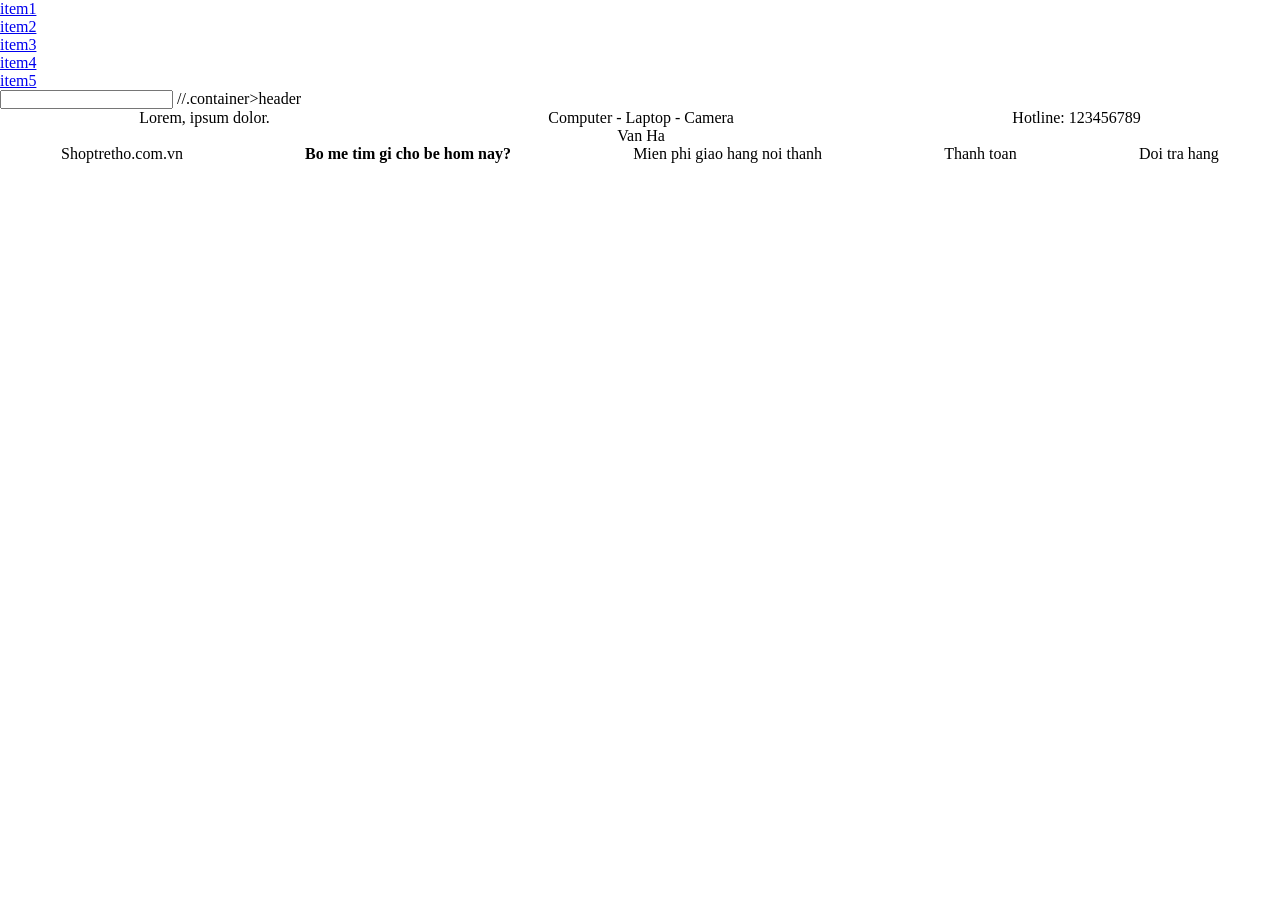
<file: index.html>
<!doctype html>
<html lang="en">
  <head>
    <meta charset="UTF-8" />
    <meta name="viewport" content="width=device-width, initial-scale=1.0" />
    <title>Document</title>
    <link rel="stylesheet" href="style.css">
  </head>
  <body>
    <!-- <div class="card">
      <div class="block"></div>
      <span
        >Lorem, ipsum dolor.
      </span>
      <span>160,000</span>
    </div> -->
    
    <!-- //ul>li*5{item$} -->
    <!-- <ul>
      <li>item1</li>
      <li>item2</li>
      <li>item3</li>
      <li>item4</li>
      <li>item5</li>
    </ul>

    <!-- //ul>li>a*5[href="#"]{item$} -->
    <ul>
      <li><a href="#">item1</a></li>
      <li><a href="#">item2</a></li>
      <li><a href="#">item3</a></li>
      <li><a href="#">item4</a></li>
      <li><a href="#">item5</a></li>
    </ul>

    <!-- //table>tr*3>td*3 -->

    <input type="text">
     //.container>header
    <body class="container">
      <header>
        <div class="title">Lorem, ipsum dolor.</div>
        <div class="address">
          <div class="item">Computer - Laptop - Camera</div>
          <div class="location">Van Ha</div>
        </div>
        <div class="contact">Hotline: 123456789</div>
      </header>
      <main></main>


      <div class="container">
        <header>
          <div class="titile">Shoptretho.com.vn</div>
          <h4>Bo me tim gi cho be hom nay?</h4>
          <div class="free">Mien phi giao hang noi thanh</div>
          <div class="payment">Thanh toan</div>
          <div class="replace">Doi tra hang</div>
        </header>
      </div>
    </body>
</html>
</file>
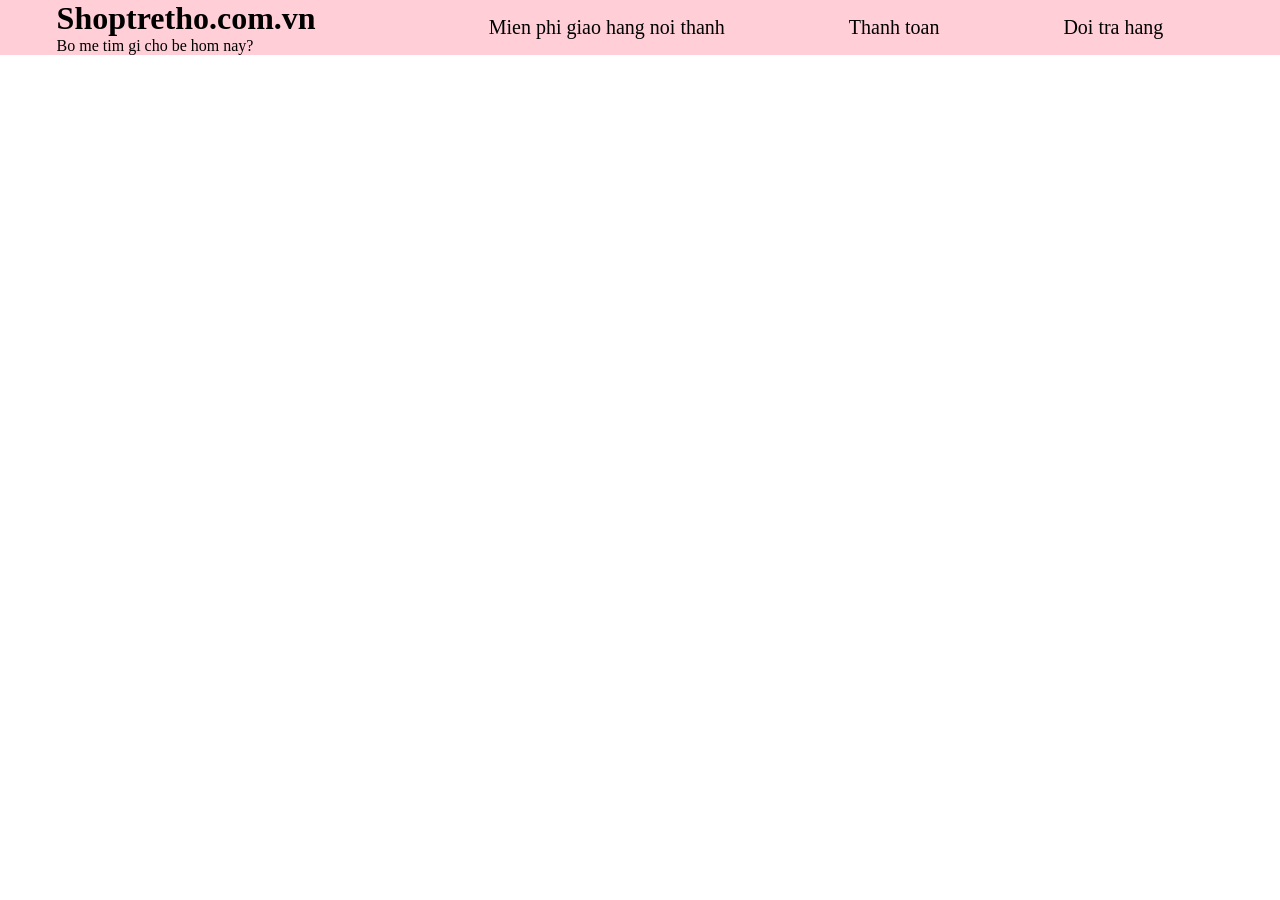
<file: bai1.html>
<!DOCTYPE html>
<html lang="en">
<head>
    <meta charset="UTF-8">
    <meta name="viewport" content="width=device-width, initial-scale=1.0">
    <title>Document</title>
    <link rel="stylesheet" href="bai1.css">
</head>
<body>
    <div class="container">
        <header>
          <div class="title">
            <h1>Shoptretho.com.vn</h1>
            <p>Bo me tim gi cho be hom nay?</p>
        </div>
        <div class="para">
          <span>Mien phi giao hang noi thanh</span>
          <span>Thanh toan</span>
          <span>Doi tra hang</span>
        </div>
        </header>
    </div>
</body>
</html>
</file>
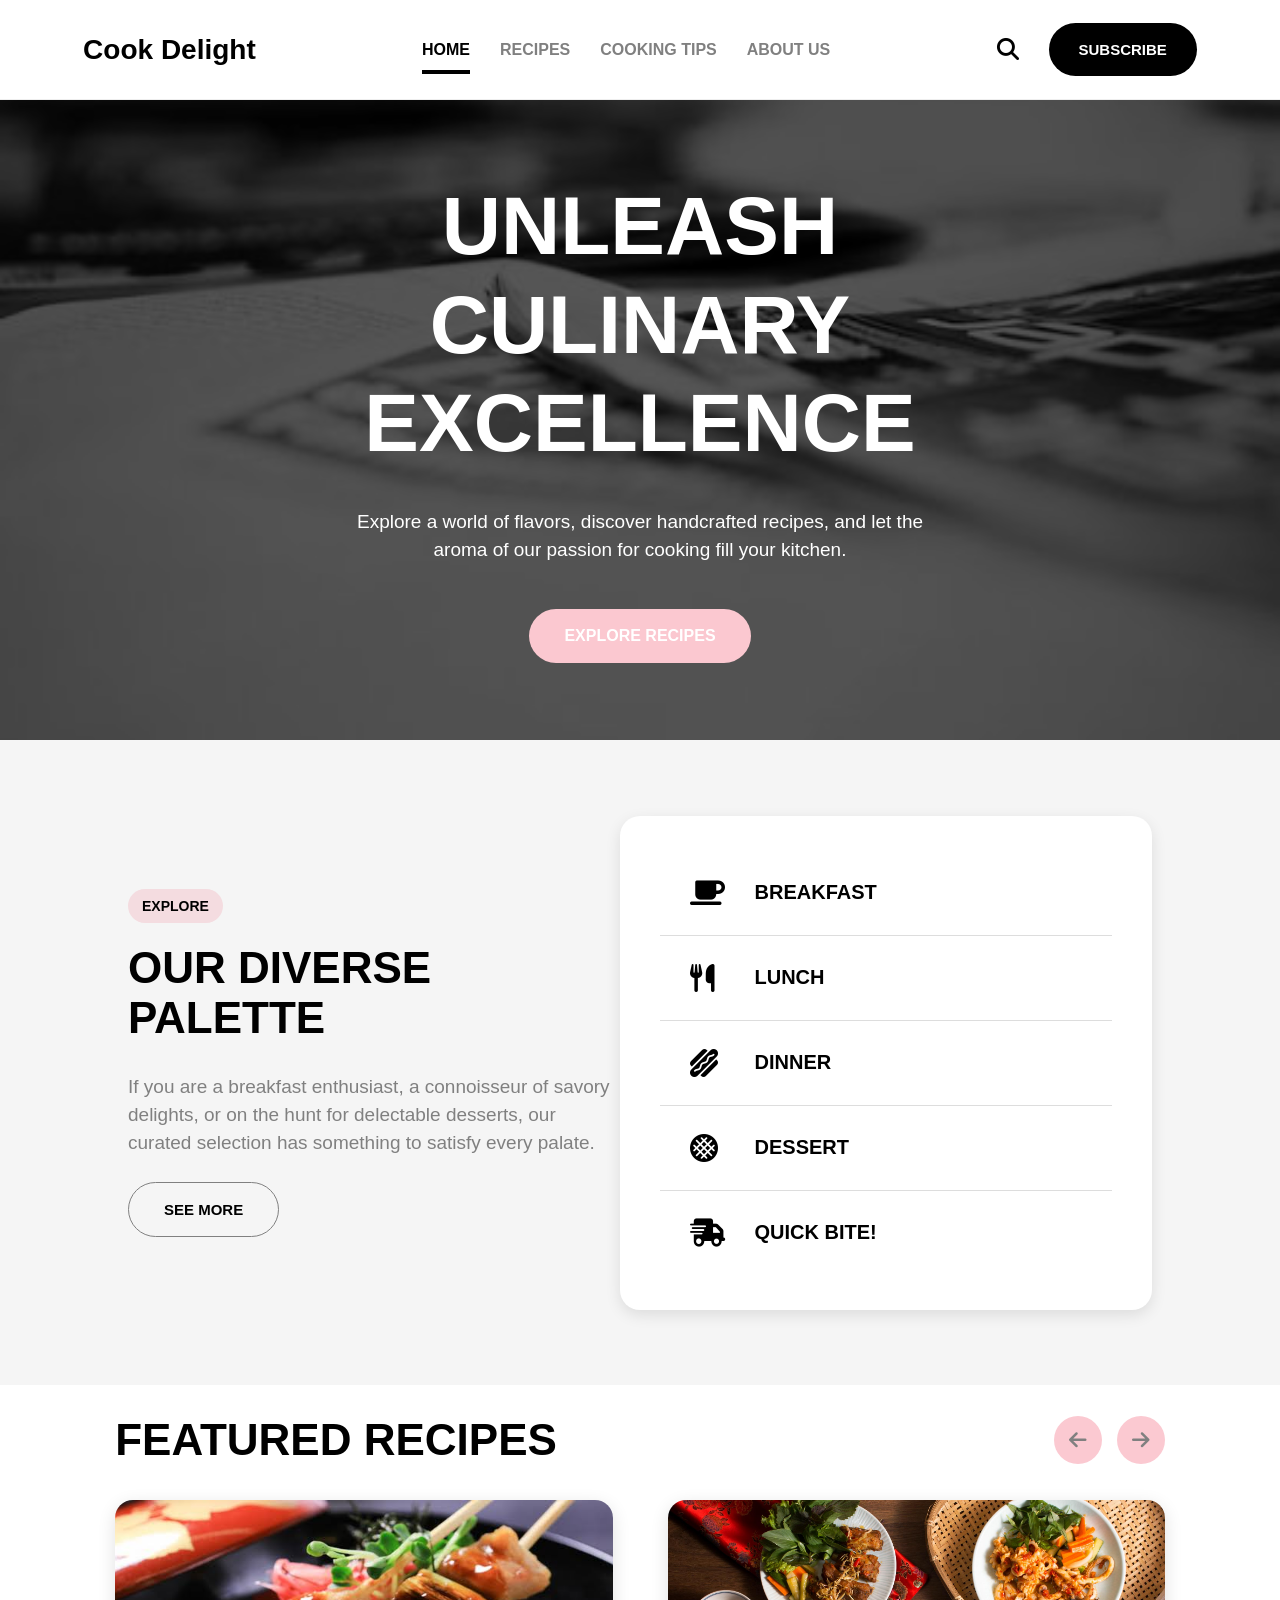
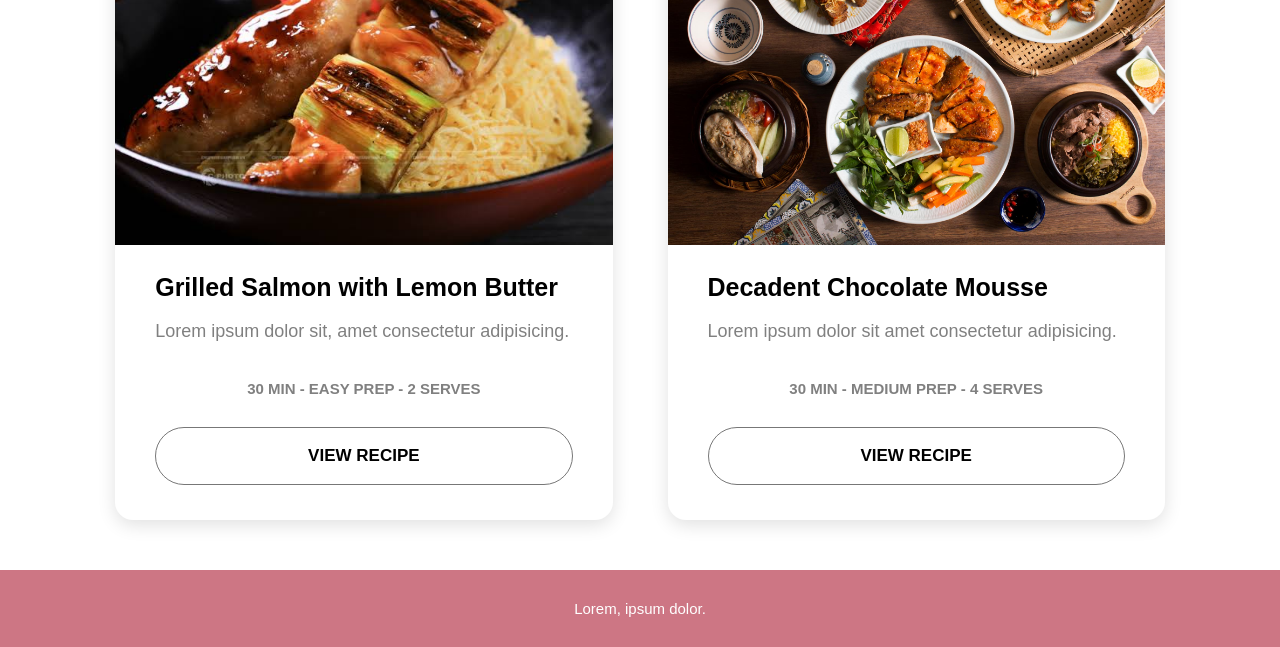
<file: BTVN3/btvn.html>
<!DOCTYPE html>
<html lang="en">
<head>
    <meta charset="UTF-8">
    <meta name="viewport" content="width=device-width, initial-scale=1.0">
    <title>Document</title>
    <link rel="stylesheet" href="https://cdnjs.cloudflare.com/ajax/libs/font-awesome/6.4.0/css/all.min.css">
    <link rel="stylesheet" href="btvn.css">
</head>
<body>

    <header>
        <div class="header">
            <h1>Cook Delight</h1>
        </div> 

        <div class="menu">
        <ul>
            <li><a href="#">HOME</a></li>
            <li><a href="#">RECIPES</a></li>
            <li><a href="#">COOKING TIPS</a></li>
            <li><a href="#">ABOUT US</a></li>
        </ul>
        </div>

        <div class="look">
            <div class="look for">
                <button class="look1" aria-label="Search">
                    <i class="fa-solid fa-magnifying-glass"></i>
                </button>
            <a href="#" class="look2">SUBSCRIBE</a>
        </div>
    </header>
    
    <main>

    <section class="banner">
        <img src="./pic/images.jpg">
        <div class="content">
            <h1> 
                UNLEASH<br>
                CULINARY<br>
                EXCELLENCE
            </h1>

            <p>Explore a world of flavors, discover handcrafted recipes, and let the aroma of our passion for cooking fill your kitchen.</p>

            <a href="#">EXPLORE RECIPES</a>
        </div> 
    </section>

    <section class="categories">
        <div class="categories_left">
            <a href="#">EXPLORE</a>

            <h1>OUR DIVERSE PALETTE</h1>

            <p>If you are a breakfast enthusiast, a connoisseur of savory delights, or on the hunt for delectable desserts, our curated selection has something to satisfy every palate.</p>

            <a href="#">SEE MORE</a>
        </div>

        <div class="categories_right">
            <ul>
                <li class="list">
                    <a href="#">
                        <i class="fa-solid fa-mug-saucer"></i>
                        <span class="category__name">BREAKFAST</span>
                    </a></li>
                <li class="list">
                    <a href="#">
                        <i class="fa-solid fa-utensils"></i>
                        <span class="category__name">LUNCH</span>
                    </a></li>
                <li class="list">
                    <a href="#">
                        <i class="fa-solid fa-hotdog"></i>
                        <span class="category__name">DINNER</span>
                    </a></li>
                <li class="list">
                    <a href="#">
                        <i class="fa-solid fa-stroopwafel"></i>
                        <span class="category__name">DESSERT</span>
                    </a></li>
                <li class="list">
                    <a href="#">
                        <i class="fa-solid fa-truck-fast"></i>
                        <span class="category__name">QUICK BITE!</span>
                    </a></li>
            </ul>
        </div>
    </section>

    <section class="featured">
        <div class="title">
            <h2>Featured Recipes</h2>

            <div class="arrow">
                 <button class="featured__arrow">
                <i class="fa-solid fa-arrow-left"></i>
            </button>

                <button class="featured__arrow">
                <i class="fa-solid fa-arrow-right"></i>
                </button>
            </div>
        </div>

        <div class="dish">
            <article class="dish1">
                <img src="./pic/anh1.jpg">
                <h3>Grilled Salmon with Lemon Butter</h3>
                <p>Lorem ipsum dolor sit, amet consectetur adipisicing.
                </p>
                <div class="dish_info">
                        30 MIN - EASY PREP - 2 SERVES
                        
                </div>
                    <a href="#" class="view_recipe">
                        VIEW RECIPE
                    </a>
            </article>

            <article class="dish1">
                <img src="./pic/anh2.jpg">

                <div class="dish_content">
                    <h3>Decadent Chocolate Mousse</h3>

                    <p>
                        Lorem ipsum dolor sit amet consectetur adipisicing.
                    </p>

                    <div class="dish_info">
                        30 MIN - MEDIUM PREP - 4 SERVES
                    </div>

                    <a href="#" class="view_recipe">
                        VIEW RECIPE
                    </a>
                </div>
            </article>
        </div>

        </div>
    </section>

    </main>

    <footer>
        <p>Lorem, ipsum dolor.</p>
    </footer>

</body>
</html>
</file>
<file: style.css>
*{
    margin: 0;
    padding: 0;
    box-sizing: 0;    
}

/* .img{
    width: 50px;
    height: 50px;
    background-color: red;
}
body{
    display: flex;
    justify-content: center;
    align-items: center;
    height: 100vh;
    overflow: hidden;
}
li{
    list-style: none;
    text-decoration: line-through;
} */


header{
    display: flex;
    justify-content: space-around;
}
.address .location {
    text-align: center;
}
</file>
<file: bai1.css>
*{
    margin: 0;
    padding: 0;
    box-sizing: 0;
}
header{
    display: flex;
    justify-content: space-around;
    align-items: center;
    background-color: rgb(255, 206, 214);
}
.title{
    display: flex;
    flex-direction: column;
}
.para span{
    padding: 10px;
    /* letter-spacing: 2px; */
    margin: 50px;
    font-size: 20px;
}
</file>
<file: BTVN3/btvn.css>
* {
    margin: 0;
    padding: 0;
    box-sizing: border-box;
}

body {
    font-family: Arial, sans-serif;
    color: black;
    background-color: white;
}

header {
    width: 100%;
    height: 100px;
    display: flex;
    align-items: center;
    justify-content: space-around;
    background-color: white;
    border-bottom: 1px solid #eee;
    position: sticky;
    top: 0;
    z-index: 100;
}

.header h1 {
    font-size: 28px;
    font-weight: bold;
}

.menu ul {
    display: flex;
    list-style: none;
    gap: 30px;
}

.menu ul li a {
    text-decoration: none;
    color: gray;
    font-size: 16px;
    font-weight: bold;
}

.menu ul li:first-child a {
    color: black;
    border-bottom: 4px solid black;
    padding-bottom: 12px;
}

.menu ul li a:hover {
    color: rgb(149, 144, 144);
}

.look {
    display: flex;
    align-items: center;
    gap: 30px;
}

.look1 {
    border: none;
    background: none;
    font-size: 22px;
    cursor: pointer;
}

.look1:hover {
    color: pink;
}

.look2 {
    text-decoration: none;
    background-color: black;
    color: white;
    padding: 18px 30px;
    border-radius: 40px;
    font-size: 15px;
    font-weight: bold;
}

.look2:hover {
    background-color: pink;
    color: white;
}

.banner {
    width: 100%;
    height: 640px;
    position: relative;
    display: flex;
    align-items: center;
    justify-content: center;
    text-align: center;
    overflow: hidden;
}

.banner img {
    width: 100%;
    height: 100%;
    object-fit: cover;
    position: absolute;
    top: 0;
    left: 0;
    filter: brightness(35%);
}

.content {
    position: relative;
    z-index: 1;
    width: 600px;
    color: white;
}

.content h1 {
    font-size: 82px;
    line-height: 1.2;
    font-weight: bold;
    margin-bottom: 35px;
}

.content p {
    font-size: 19px;
    line-height: 28px;
    margin-bottom: 45px;
}

.content a {
    display: inline-block;
    text-decoration: none;
    background-color: rgb(251, 200, 208);
    color: white;
    padding: 18px 35px;
    border-radius: 35px;
    font-size: 16px;
    font-weight: bold;
}

.content a:hover {
    background-color: white;
    color: pink;
}

.categories {
    width: 100%;
    height: 645px;
    background-color: #f5f5f5;
    display: flex;
    align-items: center;
    justify-content: space-evenly;
    padding: 50px 10%;
}

.categories_left {
    width: 48%;
}

.categories_left a:first-child {
    display: inline-block;
    text-decoration: none;
    color: black;
    background-color: rgb(244, 220, 224);
    padding: 9px 14px;
    border-radius: 25px;
    font-size: 14px;
    font-weight: bold;
    margin-bottom: 20px;
}

.categories_left h1 {
    font-size: 44px;
    margin-bottom: 30px;
}

.categories_left p {
    color: gray;
    font-size: 19px;
    line-height: 28px;
    margin-bottom: 25px;
}

.categories_left a:last-child {
    display: inline-block;
    text-decoration: none;
    color: black;
    border: 1px solid gray;
    padding: 18px 35px;
    border-radius: 35px;
    font-size: 15px;
    font-weight: bold;
}

.categories_left a:last-child:hover {
    background-color: pink;
    color: white;
}

.categories_right {
    width: 52%;
    background-color: white;
    padding: 35px 40px;
    border-radius: 20px;
    box-shadow: 0 5px 15px rgba(0, 0, 0, 0.1);
}

.categories_right ul {
    list-style: none;
}

.categories_right ul li {
    border-bottom: 1px solid #ddd;
    padding: 28px 30px;
}

.categories_right ul li:last-child {
    border-bottom: none;
}

.categories_right ul li a {
    display: flex;
    align-items: center;
    text-decoration: none;
    color: black;
}

.categories_right ul li i {
    font-size: 28px;
    width: 65px;
    color: black;
}

.category__name {
    font-size: 20px;
    font-weight: bold;
}

.categories_right ul li a:hover {
    color: gray;
}

.categories_right ul li a:hover i {
    color: gray;
}

.featured {
    width: 100%;
    padding: 30px 9% 50px;
    background-color: white;
}

.title {
    display: flex;
    align-items: center;
    justify-content: space-between;
    margin-bottom: 35px;
}

.title h2 {
    font-size: 44px;
    text-transform: uppercase;
}

.arrow {
    display: flex;
    gap: 15px;
}

.featured__arrow {
    width: 48px;
    height: 48px;
    border: none;
    border-radius: 50%;
    background-color: rgb(251, 201, 209);
    font-size: 20px;
    color: gray;
    cursor: pointer;
}

.featured__arrow:hover {
    background-color: rgb(246, 231, 234);
    color: white;
}

.dish {
    display: flex;
    justify-content: space-between;
    gap: 55px;
}

.dish1 {
    width: 50%;
    background-color: white;
    border-radius: 18px;
    overflow: hidden;
    box-shadow: 0 5px 18px rgba(0, 0, 0, 0.12);
    padding-bottom: 35px;
}

.dish1 img {
    width: 100%;
    height: 345px;
    object-fit: cover;
    display: block;
}

.dish1 h3 {
    font-size: 25px;
    margin: 28px 40px 15px;
}

.dish1 p {
    font-size: 18px;
    line-height: 28px;
    color: grey;
    margin: 0 40px 35px;
}


.dish_info {
    display: block;
    white-space: nowrap;
    margin: 0 20px 30px;
    color: grey;
    font-size: 15px;
    font-weight: bold;
    text-align: center;
}

.dish_info span {
    display: inline-block;
}

.dish_info i {
    font-size: 14px;
}

.view_recipe {
    display: block;
    text-align: center;
    text-decoration: none;
    color: black;
    border: 1px solid #777;
    border-radius: 35px;
    padding: 18px;
    margin: 0 40px;
    font-size: 17px;
    font-weight: bold;
}

.view_recipe:hover {
    background-color: pink;
    color: white;
}

footer {
    width: 100%;
    background-color: rgb(205, 118, 132);
    color: white;
    text-align: center;
    padding: 30px;
    font-size: 15px;
}
</file>
